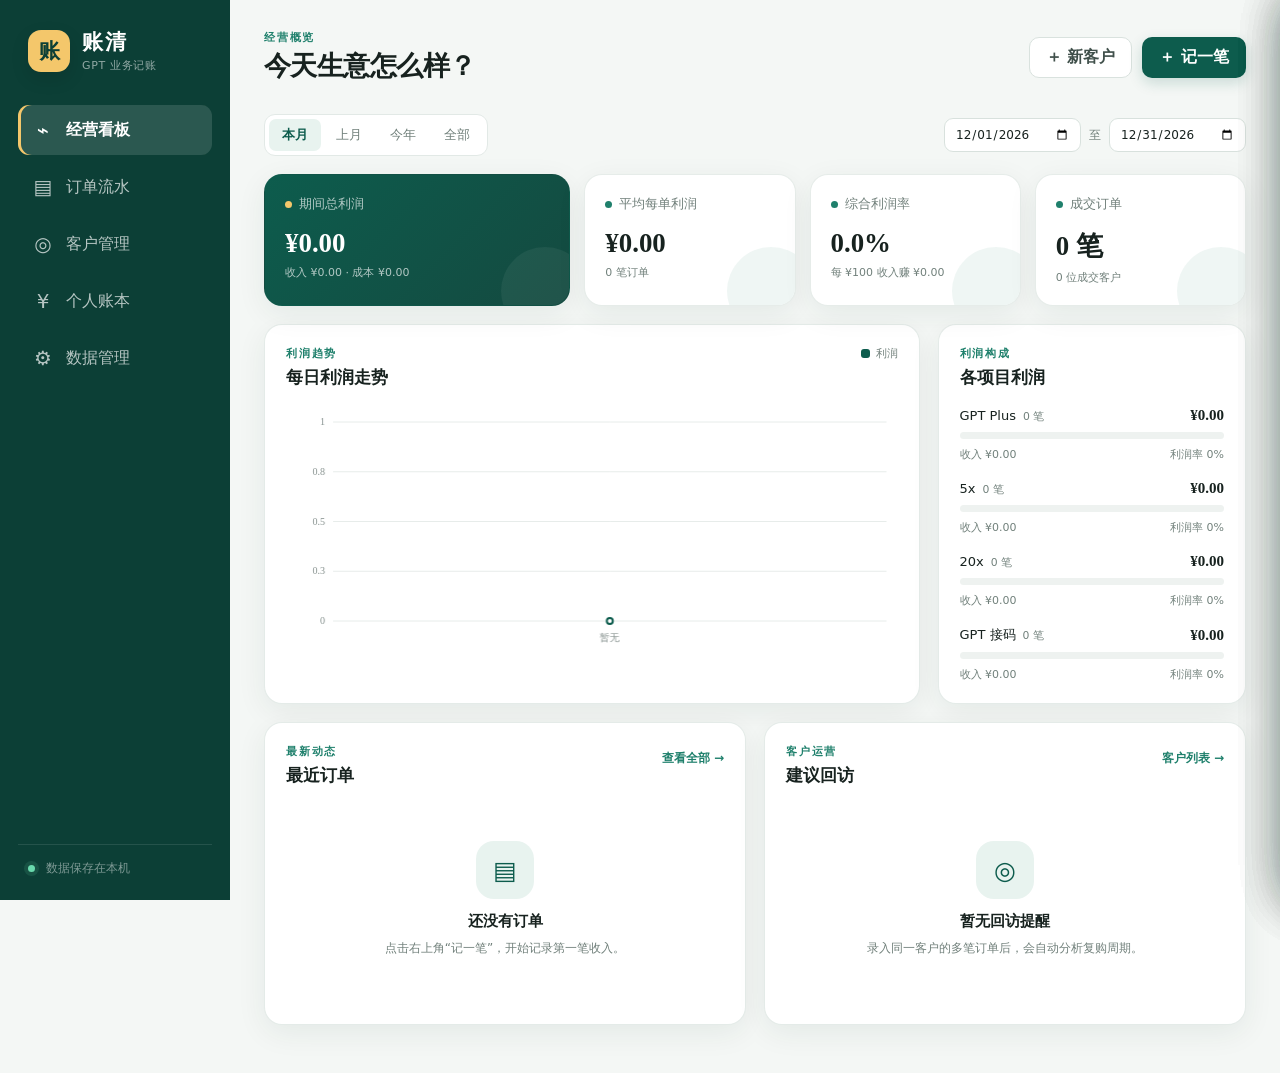
<file: index.html>
<!doctype html>
<html lang="zh-CN">
<head>
  <meta charset="UTF-8">
  <meta name="viewport" content="width=device-width, initial-scale=1.0">
  <meta name="theme-color" content="#0d5c4d">
  <meta name="description" content="GPT 业务收入、利润和客户充值习惯管理">
  <meta name="mobile-web-app-capable" content="yes">
  <meta name="apple-mobile-web-app-capable" content="yes">
  <meta name="apple-mobile-web-app-status-bar-style" content="black-translucent">
  <link rel="manifest" href="manifest.webmanifest">
  <link rel="icon" href="icons/icon.svg" type="image/svg+xml">
  <link rel="apple-touch-icon" href="icons/icon-192.png">
  <title>账清 · GPT 业务记账</title>
  <link rel="stylesheet" href="styles.css">
  <link rel="stylesheet" href="autoaccounting.css">
</head>
<body>
  <div class="app-shell">
    <aside class="sidebar">
      <div class="brand">
        <div class="brand-mark">账</div>
        <div><strong>账清</strong><span>GPT 业务记账</span></div>
      </div>
      <nav class="nav" aria-label="主导航">
        <button class="nav-item active" data-page="dashboard"><span>⌁</span>经营看板</button>
        <button class="nav-item" data-page="orders"><span>▤</span>订单流水</button>
        <button class="nav-item" data-page="customers"><span>◎</span>客户管理</button>
        <button class="nav-item" data-page="expenses"><span>¥</span>个人账本</button>
        <button class="nav-item" data-page="settings"><span>⚙</span>数据管理</button>
      </nav>
      <div class="sidebar-foot">
        <span class="status-dot"></span>
        <span id="storageStatus">数据仅保存在本机</span>
      </div>
    </aside>

    <main class="main">
      <header class="topbar">
        <button id="menuBtn" class="icon-btn menu-btn" aria-label="打开菜单">☰</button>
        <div>
          <p id="eyebrow" class="eyebrow">经营概览</p>
          <h1 id="pageTitle">今天生意怎么样？</h1>
        </div>
        <div class="top-actions">
          <button id="quickCustomerBtn" class="button ghost desktop-only">＋ 新客户</button>
          <button id="quickOrderBtn" class="button primary">＋ 记一笔</button>
        </div>
      </header>

      <section id="dashboardPage" class="page active">
        <div class="toolbar dashboard-toolbar">
          <div class="segmented" id="datePresets">
            <button data-range="month" class="active">本月</button>
            <button data-range="lastMonth">上月</button>
            <button data-range="year">今年</button>
            <button data-range="all">全部</button>
          </div>
          <div class="date-range">
            <input id="startDate" type="date" aria-label="开始日期">
            <span>至</span>
            <input id="endDate" type="date" aria-label="结束日期">
          </div>
        </div>

        <div id="summaryCards" class="summary-grid"></div>

        <div class="dashboard-grid">
          <article class="panel chart-panel">
            <div class="panel-head">
              <div><p class="eyebrow">利润趋势</p><h2>每日利润走势</h2></div>
              <div class="legend"><span><i class="profit"></i>利润</span></div>
            </div>
            <div class="chart-wrap"><canvas id="trendChart" aria-label="利润趋势图"></canvas><div id="chartTooltip" class="chart-tooltip hidden"></div></div>
          </article>

          <article class="panel">
            <div class="panel-head"><div><p class="eyebrow">利润构成</p><h2>各项目利润</h2></div></div>
            <div id="productBreakdown" class="product-breakdown"></div>
          </article>
        </div>

        <div class="dashboard-grid lower-grid">
          <article class="panel">
            <div class="panel-head">
              <div><p class="eyebrow">最新动态</p><h2>最近订单</h2></div>
              <button class="text-btn" data-goto="orders">查看全部 →</button>
            </div>
            <div id="recentOrders" class="compact-list"></div>
          </article>
          <article class="panel">
            <div class="panel-head">
              <div><p class="eyebrow">客户运营</p><h2>建议回访</h2></div>
              <button class="text-btn" data-goto="customers">客户列表 →</button>
            </div>
            <div id="followupList" class="compact-list"></div>
          </article>
        </div>
      </section>

      <section id="ordersPage" class="page">
        <div class="toolbar filter-bar">
          <label class="search-box"><span>⌕</span><input id="orderSearch" placeholder="搜索客户、备注…"></label>
          <select id="productFilter" aria-label="筛选项目">
            <option value="">全部项目</option><option>GPT Plus</option><option>5x</option><option>20x</option><option>GPT 接码</option>
          </select>
          <select id="serviceFilter" aria-label="筛选交付方式">
            <option value="">全部交付方式</option><option>成品号</option><option>代充</option><option>接码服务</option>
          </select>
          <select id="orderSort" aria-label="排序">
            <option value="date-desc">最新在前</option><option value="date-asc">最早在前</option>
            <option value="revenue-desc">收入从高到低</option><option value="profit-desc">利润从高到低</option>
          </select>
          <button id="exportCsvBtn" class="button ghost">导出 CSV</button>
        </div>
        <div id="orderResultSummary" class="result-summary"></div>
        <div class="table-card">
          <div class="table-scroll">
            <table>
              <thead><tr><th>日期</th><th>客户</th><th>业务项目</th><th>交付</th><th class="num">利润</th><th class="num">收入</th><th class="num">成本</th><th>备注</th><th></th></tr></thead>
              <tbody id="ordersTableBody"></tbody>
            </table>
          </div>
          <div id="ordersEmpty" class="empty-state hidden"></div>
        </div>
      </section>

      <section id="customersPage" class="page">
        <div class="toolbar filter-bar">
          <label class="search-box wide"><span>⌕</span><input id="customerSearch" placeholder="搜索姓名、联系方式、标签…"></label>
          <select id="customerFilter" aria-label="客户状态">
            <option value="">全部客户</option><option value="due">需要回访</option><option value="active">近期活跃</option><option value="new">暂无消费</option>
          </select>
          <button id="addCustomerBtn" class="button primary">＋ 新建客户</button>
        </div>
        <div id="customerStats" class="mini-stats"></div>
        <div id="customerGrid" class="customer-grid"></div>
        <div id="customersEmpty" class="empty-state hidden"></div>
      </section>

      <section id="expensesPage" class="page">
        <div class="toolbar dashboard-toolbar expense-toolbar">
          <div class="segmented" id="expenseDatePresets">
            <button data-range="month" class="active">本月</button>
            <button data-range="lastMonth">上月</button>
            <button data-range="year">今年</button>
            <button data-range="all">全部</button>
          </div>
          <label class="expense-month-picker"><span>选择月份</span><select id="expenseMonthFilter" aria-label="选择个人账本月份"></select></label>
          <div class="date-range">
            <input id="expenseStartDate" type="date" aria-label="支出开始日期">
            <span>至</span>
            <input id="expenseEndDate" type="date" aria-label="支出结束日期">
          </div>
          <div class="personal-ledger-actions">
            <button id="addPersonalIncomeBtn" class="button income-button">＋ 记收入</button>
            <button id="addExpenseBtn" class="button expense-button">＋ 记支出</button>
          </div>
        </div>

        <div id="expenseSummaryCards" class="summary-grid expense-summary-grid"></div>

        <article class="panel bill-import-entry">
          <div><p class="eyebrow">账单补漏</p><h2>微信、支付宝账单导入</h2><p>导入导出的 Excel / CSV，集中核对遗漏的小笔支出。</p></div>
          <button id="openBillImportBtn" class="button primary">导入支付账单</button>
        </article>

        <div class="personal-income-grid">
          <article class="panel allowance-panel">
            <div class="panel-head">
              <div><p class="eyebrow allowance-eyebrow">固定收入</p><h2>每月固定补助</h2></div>
              <span id="allowanceStatus" class="allowance-status">尚未设置</span>
            </div>
            <p class="allowance-copy">设置一次每月金额；实际到账后再确认，避免尚未收到的钱提前计入结余。</p>
            <div class="allowance-controls">
              <label class="field money-field allowance-amount-field"><span>每月补助金额</span><div><i>¥</i><input id="monthlyAllowanceAmount" type="number" min="0" step="0.01" inputmode="decimal" placeholder="0.00"></div></label>
              <button id="saveAllowanceBtn" class="button ghost">保存金额</button>
              <button id="confirmAllowanceBtn" class="button allowance-button">确认本月到账</button>
            </div>
            <small id="allowanceHint" class="allowance-hint">也可以使用“记收入”补录以前月份的补助。</small>
          </article>

          <article class="panel income-overview-panel">
            <div class="panel-head"><div><p class="eyebrow income-eyebrow">收入构成</p><h2>补助、劳务、兼职与经营收入</h2></div></div>
            <div id="personalIncomeBreakdown" class="product-breakdown income-breakdown"></div>
          </article>
        </div>

        <article class="panel income-ledger-panel">
          <div class="panel-head income-ledger-head">
            <div><p class="eyebrow income-eyebrow">实际到账</p><h2>补助、劳务与兼职明细</h2></div>
            <button id="personalIncomeCsvBtn" class="button ghost">导出到账 CSV</button>
          </div>
          <div class="income-table-wrap">
            <table>
              <thead><tr><th>到账日期</th><th>类型</th><th>归属月份</th><th class="num">金额</th><th>备注</th><th></th></tr></thead>
              <tbody id="personalIncomeTableBody"></tbody>
            </table>
          </div>
          <div id="personalIncomeEmpty" class="empty-state hidden"></div>
        </article>

        <article class="panel expense-trend-panel">
          <div class="panel-head">
            <div><p class="eyebrow expense-eyebrow">每日收支</p><h2>每日收入、支出与结余</h2></div>
            <div class="legend">
              <span><i class="personal-income"></i>收入</span>
              <span><i class="expense"></i>支出</span>
              <span><i class="balance"></i>结余</span>
            </div>
          </div>
          <div class="chart-wrap expense-chart-wrap">
            <canvas id="expenseTrendChart" aria-label="每日收入、支出与结余趋势图"></canvas>
            <div id="expenseChartTooltip" class="chart-tooltip expense-chart-tooltip hidden"></div>
          </div>
        </article>

        <div class="dashboard-grid expense-overview-grid">
          <article class="panel">
            <div class="panel-head"><div><p class="eyebrow expense-eyebrow">支出去向</p><h2>分类支出</h2></div></div>
            <div id="expenseBreakdown" class="product-breakdown expense-breakdown"></div>
          </article>
          <article class="panel">
            <div class="panel-head"><div><p class="eyebrow expense-eyebrow">消费观察</p><h2>支出小结</h2></div></div>
            <div id="expenseInsight" class="expense-insight"></div>
          </article>
        </div>

        <div id="autoAccountingInbox"></div>
        <div class="toolbar filter-bar expense-filter-bar">
          <label class="search-box wide"><span>⌕</span><input id="expenseSearch" placeholder="搜索备注、支付方式…"></label>
          <select id="expenseCategoryFilter" aria-label="筛选支出分类">
            <option value="">全部分类</option><option>餐饮</option><option>交通</option><option>购物</option><option>住房</option><option>娱乐</option><option>医疗</option><option>学习</option><option>人情往来</option><option>其他</option>
          </select>
          <button id="expenseCsvBtn" class="button ghost">导出 CSV</button>
        </div>
        <div id="expenseResultSummary" class="result-summary"></div>
        <div class="table-card">
          <div class="table-scroll">
            <table>
              <thead><tr><th>日期</th><th>分类</th><th class="num">金额</th><th>支付方式</th><th>备注</th><th></th></tr></thead>
              <tbody id="expensesTableBody"></tbody>
            </table>
          </div>
          <div id="expensesEmpty" class="empty-state hidden"></div>
        </div>

        <div id="monthlyOverview" class="personal-monthly-section">
          <div class="personal-monthly-heading">
            <p class="eyebrow">长期总览</p>
            <h2>月度收支</h2>
            <p>按月查看经营利润、个人收入、个人支出与综合结余。</p>
          </div>
        <div class="toolbar filter-bar monthly-toolbar">
          <label class="monthly-year-field"><span>查看年度</span><select id="monthlyYearFilter" aria-label="选择月度收支年份"></select></label>
          <p class="monthly-note">个人收入＝经营收入（订单利润）＋补助＋劳务＋兼职；综合结余＝个人收入－个人支出。</p>
        </div>

        <div id="monthlySummaryCards" class="summary-grid"></div>

        <article class="panel monthly-chart-panel">
          <div class="panel-head">
            <div><p class="eyebrow">按月合并</p><h2>经营、个人收支与综合结余</h2></div>
            <div class="legend">
              <span><i class="operating-profit"></i>经营利润</span>
              <span><i class="personal-income"></i>个人收入</span>
              <span><i class="expense"></i>个人支出</span>
              <span><i class="balance"></i>综合结余</span>
            </div>
          </div>
          <div class="chart-wrap monthly-chart-wrap">
            <canvas id="monthlyCashflowChart" aria-label="月度个人收支趋势图"></canvas>
            <div id="monthlyChartTooltip" class="chart-tooltip monthly-chart-tooltip hidden"></div>
          </div>
        </article>

        <article class="panel monthly-table-panel">
          <div class="panel-head"><div><p class="eyebrow">逐月核对</p><h2>月度收支明细</h2></div></div>
          <div class="monthly-table-wrap">
            <table>
              <thead><tr><th>月份</th><th class="num">经营收入</th><th class="num">个人收入</th><th class="num">补助</th><th class="num">劳务</th><th class="num">兼职</th><th class="num">个人支出</th><th class="num">综合结余</th></tr></thead>
              <tbody id="monthlyCashflowTableBody"></tbody>
            </table>
          </div>
        </article>
        </div>
      </section>

      <section id="settingsPage" class="page">
        <div class="pwa-sync-grid">
          <article class="panel cloud-panel">
            <div class="panel-head">
              <div><p class="eyebrow">多设备同步</p><h2>电脑与手机自动同步</h2></div>
              <span id="cloudStatusBadge" class="sync-badge local">仅本机</span>
            </div>
            <p class="setting-copy">使用同一邮箱登录后，订单、客户、个人收入和支出会在设备间自动合并。离线时仍可记账，联网后继续同步。</p>
            <div class="cloud-config-box">
              <label class="field"><span>Supabase 项目地址</span><input id="cloudUrl" type="url" placeholder="https://xxxxx.supabase.co"></label>
              <label class="field"><span>Publishable / anon key</span><input id="cloudKey" type="password" placeholder="只使用公开密钥，不要填写 service_role"></label>
              <button id="saveCloudConfigBtn" class="button ghost">保存云端配置</button>
            </div>
            <div id="cloudAuthForm" class="cloud-auth-form">
              <label class="field"><span>登录邮箱</span><input id="cloudEmail" type="email" autocomplete="email" placeholder="name@example.com"></label>
              <label class="field"><span>登录密码</span><input id="cloudPassword" type="password" autocomplete="current-password" minlength="6" placeholder="至少 6 位"></label>
              <div class="cloud-auth-actions"><button id="cloudSignInBtn" class="button primary">登录并同步</button><button id="cloudSignUpBtn" class="button ghost">注册账号</button></div>
            </div>
            <div id="cloudAccountPanel" class="cloud-account-panel hidden">
              <div><span>当前账号</span><strong id="cloudAccountEmail">—</strong><small id="cloudLastSync">尚未同步</small></div>
              <div><button id="cloudSyncNowBtn" class="button primary">立即同步</button><button id="cloudLogoutBtn" class="button ghost">退出登录</button></div>
            </div>
            <div id="cloudMessage" class="cloud-message">配置 Supabase 后即可启用。</div>
          </article>

          <article class="panel install-panel">
            <div class="setting-icon green">▣</div>
            <div><p class="eyebrow">安卓安装</p><h2>安装到手机桌面</h2><p>网页部署到 HTTPS 后，用安卓 Chrome 打开并安装。安装后支持离线记账。</p></div>
            <button id="installAppBtn" class="button primary">安装账清</button>
            <small id="installHint">如果按钮不可用，请在 Chrome 菜单选择“添加到主屏幕”。</small>
          </article>
        </div>
        <div id="autoAccountingSettings" class="panel auto-settings">
          <div class="panel-head"><div><p class="eyebrow">手机连接</p><h2>手机自动记账连接</h2></div></div>
          <p class="setting-copy">正在加载连接设置。若一直没有出现按钮，请更新界面；不会清除账目或登录信息。</p>
          <a class="button ghost" href="./update.html">更新界面（保留账目）</a>
        </div>
        <div class="settings-grid">
          <article class="panel settings-card">
            <div class="setting-icon green">↧</div>
            <div><h2>备份全部数据</h2><p>导出订单、客户、个人收入和支出为 JSON 文件，换设备也能恢复。</p></div>
            <button id="backupBtn" class="button primary">导出备份</button>
          </article>
          <article class="panel settings-card">
            <div class="setting-icon amber">↥</div>
            <div><h2>恢复备份</h2><p>从本软件导出的 JSON 文件恢复。导入前会自动保留当前数据。</p></div>
            <button id="restoreBtn" class="button ghost">选择备份文件</button>
            <input id="restoreInput" type="file" accept="application/json" hidden>
          </article>
          <article class="panel settings-card">
            <div class="setting-icon blue">▦</div>
            <div><h2>导出订单明细</h2><p>导出 CSV，可直接使用 Excel 打开和进一步统计。</p></div>
            <button id="settingsCsvBtn" class="button ghost">导出 CSV</button>
          </article>
          <article class="panel settings-card">
            <div class="setting-icon rose">¥</div>
            <div><h2>导出个人支出</h2><p>导出个人支出 CSV，可使用 Excel 打开和分类统计。</p></div>
            <button id="settingsExpenseCsvBtn" class="button ghost">导出支出</button>
          </article>
          <article class="panel settings-card danger-card">
            <div class="setting-icon red">⌫</div>
            <div><h2>清空全部数据</h2><p>永久删除本机所有订单、客户和个人账本。建议先导出备份。</p></div>
            <button id="clearDataBtn" class="button danger">清空数据</button>
          </article>
        </div>
        <article class="panel privacy-panel">
          <div><p class="eyebrow">数据说明</p><h2>你的数据，由你掌控</h2></div>
          <p>默认仅保存在当前浏览器。启用云同步后，账本会上传到你配置的 Supabase 项目，并通过登录账号和行级权限隔离。建议仍定期使用“备份全部数据”。</p>
        </article>
      </section>
    </main>
  </div>

  <div id="drawerBackdrop" class="backdrop hidden"></div>

  <aside id="orderDrawer" class="drawer" aria-hidden="true">
    <form id="orderForm" class="drawer-inner">
      <div class="drawer-head"><div><p class="eyebrow">订单流水</p><h2 id="orderDrawerTitle">记一笔新订单</h2></div><button type="button" class="icon-btn close-drawer">×</button></div>
      <input id="orderId" type="hidden">
      <div class="form-grid">
        <label class="field full"><span>客户 <b>*</b></span><div class="customer-input-row"><input id="orderCustomer" list="customerOptions" placeholder="输入客户姓名" required><button id="inlineAddCustomer" type="button" class="mini-button">新建</button></div><datalist id="customerOptions"></datalist></label>
        <label class="field full"><span>客户来源（可在此修改）</span><select id="orderCustomerSource"><option value="">未记录</option><option>老客介绍</option><option>朋友圈</option><option>小红书</option><option>闲鱼</option><option>淘宝</option><option>其他</option></select></label>
        <label class="field"><span>业务项目 <b>*</b></span><select id="orderProduct" required><option>GPT Plus</option><option>5x</option><option>20x</option><option>GPT 接码</option></select></label>
        <label class="field"><span>交付方式 <b>*</b></span><select id="orderService" required><option>代充</option><option>成品号</option><option>接码服务</option></select></label>
        <label class="field full"><span>下单时间 <b>*</b></span><input id="orderDate" type="datetime-local" required></label>
        <label class="field money-field"><span>收款金额 <b>*</b></span><div><i>¥</i><input id="orderRevenue" type="number" min="0" step="0.01" inputmode="decimal" placeholder="0.00" required></div></label>
        <label class="field money-field"><span>实际成本 <b>*</b></span><div><i>¥</i><input id="orderCost" type="number" min="0" step="0.01" inputmode="decimal" placeholder="0.00" required></div></label>
      </div>
      <div class="profit-preview"><span>本单预计利润</span><strong id="profitPreview">¥0.00</strong><small id="marginPreview">利润率 0%</small></div>
      <label class="field"><span>订单备注</span><textarea id="orderNote" rows="3" placeholder="账号、套餐时长、接码平台、付款方式等…"></textarea></label>
      <div class="drawer-actions"><button type="button" class="button ghost close-drawer">取消</button><button type="submit" class="button primary">保存订单</button></div>
    </form>
  </aside>

  <aside id="customerDrawer" class="drawer" aria-hidden="true">
    <form id="customerForm" class="drawer-inner">
      <div class="drawer-head"><div><p class="eyebrow">客户资料</p><h2 id="customerDrawerTitle">新建客户</h2></div><button type="button" class="icon-btn close-drawer">×</button></div>
      <input id="customerId" type="hidden">
      <div class="form-grid">
        <label class="field full"><span>客户称呼 <b>*</b></span><input id="customerName" placeholder="例如：小王" required></label>
        <label class="field full"><span>联系方式</span><input id="customerContact" placeholder="微信号、手机号等"></label>
        <label class="field"><span>客户来源</span><select id="customerSource"><option value="">未记录</option><option>老客介绍</option><option>朋友圈</option><option>小红书</option><option>闲鱼</option><option>淘宝</option><option>其他</option></select></label>
        <label class="field"><span>回访周期</span><select id="customerCycle"><option value="auto">自动分析</option><option value="7">每 7 天</option><option value="15">每 15 天</option><option value="30">每 30 天</option><option value="60">每 60 天</option><option value="90">每 90 天</option><option value="none">不提醒</option></select></label>
        <label class="field full"><span>客户标签</span><input id="customerTags" placeholder="用逗号分隔，例如：稳定、月付、价格敏感"></label>
        <label class="field full"><span>客户备注</span><textarea id="customerNote" rows="4" placeholder="偏好、沟通注意事项、特殊需求等…"></textarea></label>
      </div>
      <div class="drawer-actions"><button type="button" class="button ghost close-drawer">取消</button><button type="submit" class="button primary">保存客户</button></div>
    </form>
  </aside>

  <aside id="expenseDrawer" class="drawer" aria-hidden="true">
    <form id="expenseForm" class="drawer-inner">
      <div class="drawer-head"><div><p class="eyebrow expense-eyebrow">个人账本</p><h2 id="expenseDrawerTitle">记一笔个人支出</h2></div><button type="button" class="icon-btn close-drawer">×</button></div>
      <input id="expenseId" type="hidden">
      <div class="form-grid">
        <label class="field money-field full"><span>支出金额 <b>*</b></span><div><i>¥</i><input id="expenseAmount" type="number" min="0.01" step="0.01" inputmode="decimal" placeholder="0.00" required></div></label>
        <label class="field"><span>支出分类 <b>*</b></span><select id="expenseCategory" required><option>餐饮</option><option>交通</option><option>购物</option><option>住房</option><option>娱乐</option><option>医疗</option><option>学习</option><option>人情往来</option><option>其他</option></select></label>
        <label class="field"><span>支付方式</span><select id="expensePayment"><option value="">未记录</option><option>微信</option><option>支付宝</option><option>银行卡</option><option>现金</option><option>信用卡</option><option>其他</option></select></label>
        <label class="field full"><span>支出时间 <b>*</b></span><input id="expenseDate" type="datetime-local" required></label>
        <label class="field full"><span>支出备注</span><textarea id="expenseNote" rows="4" placeholder="例如：午餐、打车、房租等…"></textarea></label>
      </div>
      <div class="expense-separation-note">个人支出使用独立账本，不会扣减 GPT 业务利润。</div>
      <div class="drawer-actions"><button type="button" class="button ghost close-drawer">取消</button><button type="submit" class="button expense-button">保存支出</button></div>
    </form>
  </aside>

  <aside id="personalIncomeDrawer" class="drawer" aria-hidden="true">
    <form id="personalIncomeForm" class="drawer-inner">
      <div class="drawer-head"><div><p class="eyebrow income-eyebrow">个人账本</p><h2 id="personalIncomeDrawerTitle">记一笔个人收入</h2></div><button type="button" class="icon-btn close-drawer">×</button></div>
      <input id="personalIncomeId" type="hidden">
      <div class="form-grid">
        <label class="field money-field full"><span>到账金额 <b>*</b></span><div><i>¥</i><input id="personalIncomeAmount" type="number" min="0.01" step="0.01" inputmode="decimal" placeholder="0.00" required></div></label>
        <label class="field"><span>收入类型 <b>*</b></span><select id="personalIncomeType" required><option>补助</option><option>劳务</option><option>兼职</option></select></label>
        <label class="field"><span>实际到账时间 <b>*</b></span><input id="personalIncomeDate" type="datetime-local" required></label>
        <label class="field"><span>归属开始月份 <b>*</b></span><input id="personalIncomePeriodStart" type="month" required></label>
        <label class="field"><span>归属结束月份 <b>*</b></span><input id="personalIncomePeriodEnd" type="month" required></label>
        <label class="field full"><span>收入备注</span><textarea id="personalIncomeNote" rows="4" placeholder="例如：7 月补助、4—6 月劳务费、周末兼职等…"></textarea></label>
      </div>
      <div id="personalIncomeHelp" class="income-help-note">补助通常归属一个月；劳务和兼职可以标注归属月份。</div>
      <div class="expense-separation-note">经营收入会自动采用订单利润，无需重复录入；这里仅记录补助、劳务和兼职的实际到账。</div>
      <div class="drawer-actions"><button type="button" class="button ghost close-drawer">取消</button><button type="submit" class="button income-button">保存收入</button></div>
    </form>
  </aside>

  <aside id="billImportDrawer" class="drawer wide-drawer" aria-hidden="true">
    <div class="drawer-inner">
      <div class="drawer-head"><div><p class="eyebrow">个人账本 · 批量补漏</p><h2>导入支付账单</h2></div><button type="button" class="icon-btn close-drawer" aria-label="关闭账单导入">×</button></div>
      <p class="bill-import-copy">文件在当前设备解析。点击确认后才新增支出，新增记录会随你已配置的云同步保存。</p>
      <details class="bill-import-help"><summary>怎么准备账单文件？</summary><p>到微信或支付宝的账单页面，寻找“下载账单”或“开具交易流水证明”，选择“用于个人对账”，导出 Excel / CSV 文件。若收到压缩包，请先解压。不同版本的入口可能不同。</p><p>导出时的身份验证只在微信、支付宝中完成，账清不索取支付密码。这里不接受 PDF 证明或未解压的 ZIP。</p></details>
      <label class="field bill-import-file"><span>选择账单（可同时选择两份）</span><input id="billImportFiles" type="file" accept=".csv,.xlsx,.xls" multiple></label>
      <label class="field bill-import-month"><span>仅查看这个月（留空查看文件内全部月份）</span><input id="billImportMonth" type="month"></label>
      <div id="billImportMessage" class="bill-import-copy" role="status">支持常见微信、支付宝个人对账表头；首次导入请核对金额与日期。</div>
      <div class="bill-import-actions"><button id="billSelectSafe" type="button" class="button ghost">勾选明确消费</button><button id="billSelectNone" type="button" class="button ghost">取消勾选</button></div>
      <p class="bill-import-copy">转账、红包、业务采购等默认不勾选；退款请核对并调整原支出，不按新支出导入。手机上可左右滑动表格查看金额和分类。</p>
      <div class="bill-preview-wrap"><table><thead><tr><th>导入</th><th>日期 / 渠道</th><th>交易说明</th><th class="num">金额</th><th>分类</th><th>检查结果</th></tr></thead><tbody id="billImportRows"></tbody></table></div>
      <div class="bill-import-actions"><button id="billPagePrev" type="button" class="button ghost">上一页</button><span id="billPageInfo" class="bill-import-copy"></span><button id="billPageNext" type="button" class="button ghost">下一页</button></div>
      <div class="drawer-actions bill-import-footer"><strong id="billImportTotal">已选 0 笔</strong><button type="button" class="button ghost close-drawer">取消</button><button id="billImportConfirm" type="button" class="button primary" disabled>确认新增支出</button></div>
    </div>
  </aside>

  <aside id="profileDrawer" class="drawer wide-drawer" aria-hidden="true">
    <div class="drawer-inner">
      <div class="drawer-head"><div><p class="eyebrow">客户画像</p><h2 id="profileName">客户详情</h2></div><button type="button" class="icon-btn close-drawer">×</button></div>
      <div id="profileContent"></div>
    </div>
  </aside>

  <div id="confirmModal" class="modal hidden" role="dialog" aria-modal="true">
    <div class="modal-card">
      <div class="modal-icon">!</div><h2 id="confirmTitle">确认操作</h2><p id="confirmMessage"></p>
      <div class="modal-actions"><button id="confirmCancel" class="button ghost">取消</button><button id="confirmOk" class="button danger">确认</button></div>
    </div>
  </div>

  <div id="toast" class="toast" role="status"></div>
  <script src="cloud-config.js" defer></script>
  <script src="app.js" defer></script>
  <script src="autoaccounting.js" defer></script>
  <script src="cloud.js" defer></script>
  <script src="bill-parser.js" defer></script>
  <script src="bill-import.js" defer></script>
</body>
</html>
</file>
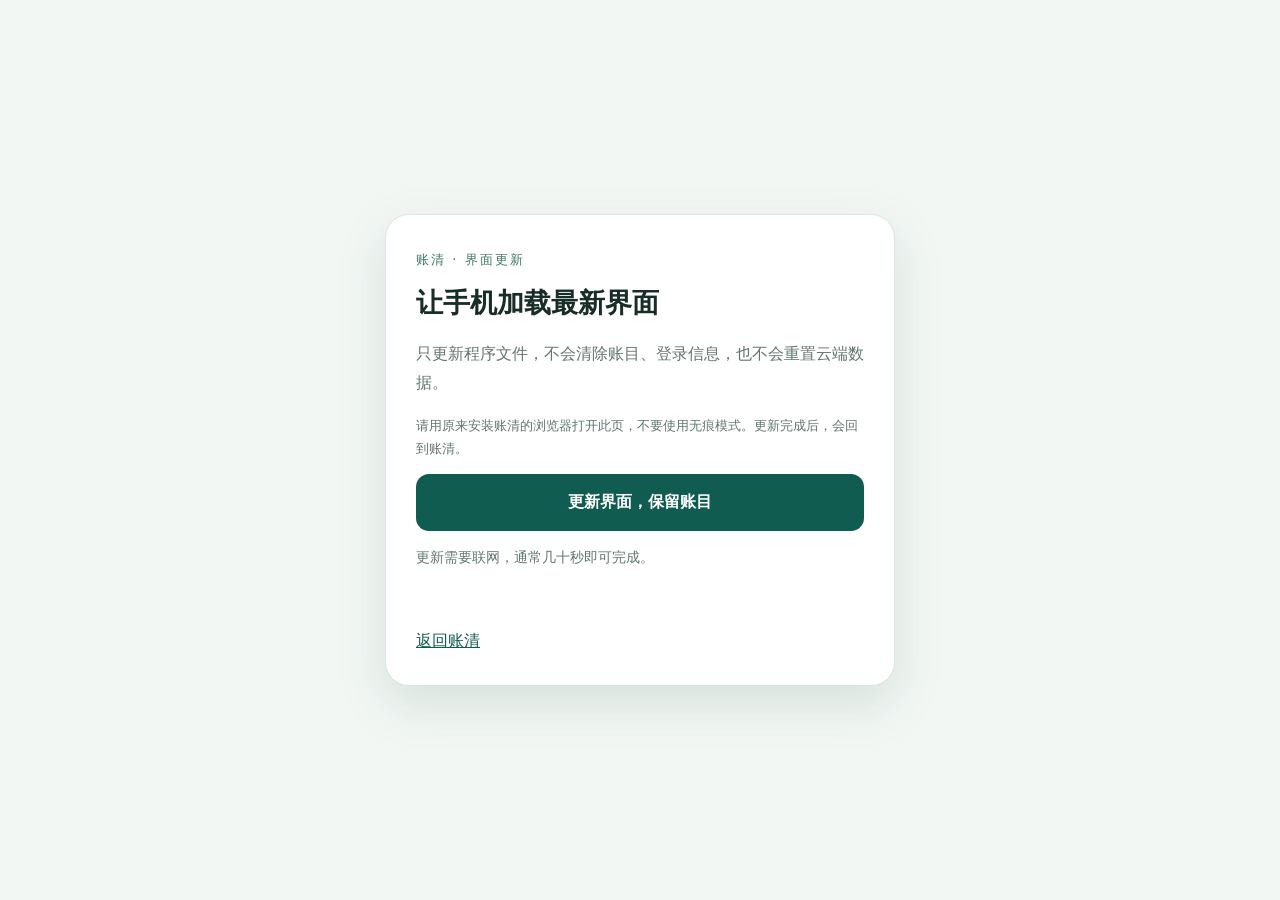
<file: update.html>
<!doctype html>
<html lang="zh-CN">
<head>
  <meta charset="utf-8">
  <meta name="viewport" content="width=device-width,initial-scale=1">
  <meta name="theme-color" content="#115c50">
  <title>更新账清 · 保留账目</title>
  <style>
    *{box-sizing:border-box}body{margin:0;background:#f2f7f4;color:#182d27;font:16px/1.8 system-ui,-apple-system,"Microsoft YaHei",sans-serif;min-height:100vh;display:grid;place-items:center;padding:22px}main{max-width:510px;background:white;border:1px solid #dce6df;border-radius:24px;padding:30px;box-shadow:0 18px 50px #174b3620}small{color:#427869;letter-spacing:2px}h1{font-size:27px;line-height:1.3;margin:12px 0 20px}p{color:#61766d}button,a{font:inherit}button{border:0;background:#115c50;color:white;border-radius:13px;padding:14px 20px;width:100%;font-weight:700;cursor:pointer}button:disabled{opacity:.6;cursor:wait}a{color:#115c50;display:inline-block;margin-top:12px}#status{min-height:56px;font-size:14px}.note{font-size:13px}button:focus-visible,a:focus-visible{outline:3px solid #ddb541;outline-offset:3px}
  </style>
</head>
<body>
  <main>
    <small>账清 · 界面更新</small>
    <h1>让手机加载最新界面</h1>
    <p>只更新程序文件，不会清除账目、登录信息，也不会重置云端数据。</p>
    <p class="note">请用原来安装账清的浏览器打开此页，不要使用无痕模式。更新完成后，会回到账清。</p>
    <button id="update" type="button">更新界面，保留账目</button>
    <p id="status" role="status" aria-live="polite">更新需要联网，通常几十秒即可完成。</p>
    <a href="./?page=settings#autoAccountingSettings">返回账清</a>
  </main>
  <script>
    "use strict";
    const button = document.getElementById("update");
    const status = document.getElementById("status");
    function workerVersion(worker) {
      return new Promise(resolve => {
        if (!worker) return resolve(0);
        const channel = new MessageChannel();
        const finish = value => { clearTimeout(timer); channel.port1.close(); resolve(value); };
        const timer = setTimeout(() => finish(0), 900);
        channel.port1.onmessage = event => finish(Number(/zhangqing-pwa-v(\d+)/.exec(event.data?.cacheName || "")?.[1] || 0));
        try { worker.postMessage({ type: "ZHANGQING_VERSION" }, [channel.port2]); } catch (_) { finish(0); }
      });
    }
    button.addEventListener("click", async () => {
      button.disabled = true;
      status.textContent = "正在检查并下载新版界面，请保持网络连接…";
      try {
        if (!window.isSecureContext || !("serviceWorker" in navigator)) throw new Error("请在原来安装账清的浏览器里，用 HTTPS 地址打开此页。");
        if (!navigator.onLine) throw new Error("当前没有网络，请联网后再试。原账目没有改动。");
        const registration = await navigator.serviceWorker.register("./sw.js", { updateViaCache: "none" });
        await registration.update();
        const deadline = Date.now() + 45000;
        while (Date.now() < deadline) {
          const version = await workerVersion(navigator.serviceWorker.controller);
          if (version >= 22) {
            const page = new URLSearchParams(location.search).get("page") === "expenses" ? "expenses" : "settings";
            status.textContent = "新版已准备好，正在打开账清…";
            location.replace("./?page=" + page + "&ui=" + version + (page === "settings" ? "#autoAccountingSettings" : ""));
            return;
          }
          await new Promise(resolve => setTimeout(resolve, 500));
        }
        throw new Error("新版还未下载完成。请保持联网，再点一次更新；原账目和登录信息都保留。");
      } catch (error) {
        status.textContent = error.message || "暂时未能更新，请检查网络后重试。";
        button.disabled = false;
      }
    });
    if (new URLSearchParams(location.search).get("auto") === "1") button.click();
  </script>
</body>
</html>
</file>
<file: styles.css>
:root {
  --ink: #17221f;
  --muted: #71807b;
  --line: #e2e9e6;
  --bg: #f4f7f5;
  --card: #ffffff;
  --green: #0d5c4d;
  --green-2: #1f806c;
  --green-soft: #e8f3ef;
  --amber: #de9b2a;
  --amber-soft: #fff4de;
  --blue: #3778ad;
  --red: #c64f45;
  --shadow: 0 8px 30px rgba(20, 57, 48, .07);
  --radius: 18px;
}

* { box-sizing: border-box; }
html { font-size: 16px; }
body { margin: 0; color: var(--ink); background: var(--bg); font-family: "Microsoft YaHei", "PingFang SC", system-ui, -apple-system, sans-serif; -webkit-font-smoothing: antialiased; }
button, input, select, textarea { font: inherit; }
button { cursor: pointer; }
.hidden { display: none !important; }

.app-shell { min-height: 100vh; display: grid; grid-template-columns: 230px 1fr; }
.sidebar { position: sticky; top: 0; height: 100vh; padding: 28px 18px 20px; background: #0c3f36; color: #fff; display: flex; flex-direction: column; z-index: 20; }
.brand { display: flex; align-items: center; gap: 12px; padding: 0 10px 32px; }
.brand-mark { width: 42px; height: 42px; display: grid; place-items: center; color: #0c3f36; background: #f4c76b; border-radius: 13px; font-size: 21px; font-weight: 900; box-shadow: 0 7px 18px rgba(0,0,0,.12); }
.brand strong { display: block; font-size: 21px; letter-spacing: .08em; }
.brand span { display: block; margin-top: 2px; color: rgba(255,255,255,.55); font-size: 11px; letter-spacing: .06em; }
.nav { display: grid; gap: 7px; }
.nav-item { width: 100%; padding: 13px 14px; display: flex; align-items: center; gap: 12px; border: 0; border-radius: 11px; color: rgba(255,255,255,.7); background: transparent; text-align: left; transition: .2s; }
.nav-item span { width: 22px; font-size: 20px; text-align: center; }
.nav-item:hover { color: #fff; background: rgba(255,255,255,.07); }
.nav-item.active { color: #fff; background: rgba(255,255,255,.13); font-weight: 700; box-shadow: inset 3px 0 #f4c76b; }
.sidebar-foot { margin-top: auto; padding: 15px 10px 3px; color: rgba(255,255,255,.47); border-top: 1px solid rgba(255,255,255,.1); font-size: 12px; }
.status-dot { display: inline-block; width: 7px; height: 7px; margin-right: 7px; background: #69d9ad; border-radius: 50%; box-shadow: 0 0 0 4px rgba(105,217,173,.12); }

.main { min-width: 0; padding: 0 34px 48px; }
.topbar { min-height: 114px; display: flex; align-items: center; gap: 18px; }
.topbar h1 { margin: 3px 0 0; font-family: Georgia, "Songti SC", serif; font-size: 27px; font-weight: 700; letter-spacing: -.02em; }
.eyebrow { margin: 0; color: var(--green-2); font-size: 11px; font-weight: 800; letter-spacing: .16em; text-transform: uppercase; }
.top-actions { margin-left: auto; display: flex; gap: 10px; }
.button { min-height: 40px; padding: 9px 16px; border: 1px solid transparent; border-radius: 10px; font-weight: 700; transition: .18s; }
.button:hover { transform: translateY(-1px); }
.button.primary { color: #fff; background: var(--green); box-shadow: 0 5px 14px rgba(13,92,77,.18); }
.button.primary:hover { background: #084b3f; }
.button.ghost { color: #40504b; background: #fff; border-color: #d9e2de; }
.button.danger { color: #fff; background: var(--red); }
.button.expense-button, .expense-button { color: #fff; border-color: #9b574d; background: #9b574d; box-shadow: 0 5px 14px rgba(155,87,77,.18); }
.button.expense-button:hover, .expense-button:hover { background: #82463e; }
.button.income-button, .income-button { color: #fff; border-color: #347862; background: #347862; box-shadow: 0 5px 14px rgba(52,120,98,.18); }
.button.income-button:hover, .income-button:hover { background: #28634f; }
.button:disabled { cursor: default; opacity: .55; transform: none; box-shadow: none; }
.icon-btn { width: 39px; height: 39px; padding: 0; border: 1px solid var(--line); border-radius: 10px; color: var(--muted); background: #fff; font-size: 24px; }
.menu-btn { display: none; }

.page { display: none; animation: rise .26s ease both; }
.page.active { display: block; }
@keyframes rise { from { opacity: 0; transform: translateY(5px); } }
.toolbar { margin-bottom: 18px; display: flex; align-items: center; gap: 10px; }
.dashboard-toolbar { justify-content: space-between; }
.segmented { padding: 4px; display: flex; gap: 2px; border: 1px solid var(--line); border-radius: 11px; background: #fff; }
.segmented button { padding: 7px 13px; border: 0; border-radius: 7px; color: var(--muted); background: transparent; font-size: 13px; }
.segmented button.active { color: var(--green); background: var(--green-soft); font-weight: 700; }
.date-range { display: flex; align-items: center; gap: 8px; color: var(--muted); font-size: 12px; }
input, select, textarea { color: var(--ink); border: 1px solid #d8e1dd; border-radius: 9px; background: #fff; outline: none; transition: border .18s, box-shadow .18s; }
input:focus, select:focus, textarea:focus { border-color: #3f8d7c; box-shadow: 0 0 0 3px rgba(31,128,108,.1); }
.date-range input { padding: 8px 10px; }

.summary-grid { margin-bottom: 18px; display: grid; grid-template-columns: minmax(240px, 1.45fr) repeat(3, minmax(0, 1fr)); gap: 14px; }
.summary-card { min-height: 132px; padding: 20px; position: relative; overflow: hidden; border: 1px solid rgba(226,233,230,.85); border-radius: var(--radius); background: #fff; box-shadow: var(--shadow); }
.summary-card:after { content: ""; position: absolute; right: -20px; bottom: -30px; width: 88px; height: 88px; border-radius: 50%; background: var(--green-soft); opacity: .7; }
.summary-card .label { display: flex; align-items: center; gap: 7px; color: var(--muted); font-size: 13px; }
.summary-card .label i { width: 7px; height: 7px; border-radius: 50%; background: var(--green-2); }
.summary-card strong { display: block; margin-top: 15px; font-family: Georgia, serif; font-size: clamp(23px, 2.1vw, 31px); white-space: nowrap; }
.summary-card small { display: block; margin-top: 6px; color: var(--muted); font-size: 11px; }
.summary-card.profit-card { color: #fff; border-color: transparent; background: linear-gradient(135deg, #0d5c4d, #144a40); }
.summary-card.profit-card .label, .summary-card.profit-card small { color: rgba(255,255,255,.68); }
.summary-card.profit-card .label i { background: #f4c76b; }
.summary-card.profit-card:after { background: rgba(255,255,255,.08); }
.summary-card.profit-card.loss-card { background: linear-gradient(135deg, #a43f37, #71332e); }
.summary-card.expense-main-card { color: #fff; border-color: transparent; background: linear-gradient(135deg, #9b574d, #713d37); }
.summary-card.expense-main-card .label, .summary-card.expense-main-card small { color: rgba(255,255,255,.7); }
.summary-card.expense-main-card .label i { background: #f7cf91; }
.summary-card.expense-main-card:after { background: rgba(255,255,255,.08); }
.summary-card.balance-card { color: #fff; border-color: transparent; background: linear-gradient(135deg, #347862, #245345); }
.summary-card.balance-card .label, .summary-card.balance-card small { color: rgba(255,255,255,.7); }
.summary-card.balance-card .label i { background: #f4c76b; }
.summary-card.balance-card:after { background: rgba(255,255,255,.08); }
.summary-card.balance-card.loss-card { background: linear-gradient(135deg, #9b574d, #713d37); }
.summary-card.income-summary-card .label i { background: #347862; }
.summary-card.expense-summary-card .label i { background: #b66a5e; }
.summary-card.allowance-summary-card .label i { background: #de9b2a; }
.summary-card.business-summary-card .label i { background: #6b6faf; }

.dashboard-grid { display: grid; grid-template-columns: minmax(0, 1.7fr) minmax(300px, .8fr); gap: 18px; }
.lower-grid { margin-top: 18px; grid-template-columns: 1fr 1fr; }
.panel, .table-card { border: 1px solid rgba(226,233,230,.9); border-radius: var(--radius); background: #fff; box-shadow: var(--shadow); }
.panel { padding: 21px; }
.panel-head { min-height: 44px; display: flex; align-items: flex-start; justify-content: space-between; gap: 15px; }
.panel-head h2, .settings-card h2, .privacy-panel h2 { margin: 5px 0 0; font-size: 17px; }
.legend { display: flex; gap: 13px; color: var(--muted); font-size: 11px; }
.legend span { display: flex; align-items: center; gap: 6px; }
.legend i { width: 9px; height: 9px; border-radius: 3px; }
.legend .revenue { background: #a9b7b2; }
.legend .profit { background: var(--green); }
.legend .expense { background: #b66a5e; }
.legend .operating-profit { background: #6b6faf; }
.legend .personal-income { background: #347862; }
.legend .balance { background: #de9b2a; }
.chart-wrap { height: 244px; margin-top: 15px; position: relative; }
#trendChart, #expenseTrendChart, #monthlyCashflowChart { width: 100%; height: 100%; }
.chart-tooltip { position: absolute; z-index: 3; min-width: 132px; padding: 10px 12px; color: #fff; background: rgba(18, 53, 44, .96); border-radius: 10px; box-shadow: 0 8px 24px rgba(8, 43, 35, .2); pointer-events: none; transform: translateX(-50%); }
.chart-tooltip strong { display: block; margin-bottom: 6px; color: #f4c76b; font-size: 11px; }
.chart-tooltip span { display: flex; align-items: center; justify-content: space-between; gap: 15px; font-size: 11px; line-height: 1.7; }
.chart-tooltip b { color: #fff; font-family: Georgia, serif; font-size: 12px; }
.product-breakdown { margin-top: 17px; display: grid; gap: 18px; }
.product-row { display: grid; gap: 8px; }
.product-meta { display: flex; align-items: center; justify-content: space-between; font-size: 13px; }
.product-meta strong { font-family: Georgia, serif; font-size: 15px; }
.product-meta small { margin-left: 7px; color: var(--muted); }
.progress { height: 7px; overflow: hidden; border-radius: 10px; background: #eef2f0; }
.progress i { height: 100%; display: block; border-radius: inherit; background: var(--green-2); }
.product-row:nth-child(2) .progress i { background: #e2a53c; }
.product-row:nth-child(3) .progress i { background: #4d7fa7; }
.product-row:nth-child(4) .progress i { background: #6b6faf; }
.product-row.loss .progress i { background: var(--red); }
.product-row.loss .product-meta strong { color: var(--red); }
.product-sub { display: flex; justify-content: space-between; color: var(--muted); font-size: 11px; }
.expense-toolbar { margin-bottom: 18px; }
.bill-import-entry { margin-bottom: 18px; display: flex; align-items: center; justify-content: space-between; gap: 16px; }
.bill-import-entry h2 { margin: 5px 0 8px; font-size: 17px; }
.bill-import-entry p:last-child, .bill-import-copy { color: var(--muted); font-size: 12px; line-height: 1.7; }
.bill-import-copy.error { color: var(--red); }
.bill-import-help { padding: 12px; margin-bottom: 16px; background: var(--green-soft); border-radius: 10px; font-size: 12px; line-height: 1.7; }
.bill-import-help summary { cursor: pointer; font-weight: 700; }
.bill-import-file { margin-bottom: 14px; }
.bill-import-file input { width: 100%; padding: 10px; }
.bill-import-actions { display: flex; gap: 8px; margin-top: 15px; }
.bill-preview-wrap { overflow: auto; max-height: 52vh; border: 1px solid var(--line); border-radius: 10px; }
.bill-preview-wrap th { position: sticky; top: 0; z-index: 1; }
.bill-preview-wrap td { font-size: 12px; padding: 12px 10px; }
.bill-preview-wrap .bill-description { min-width: 140px; max-width: 240px; white-space: normal; overflow-wrap: anywhere; }
.bill-preview-wrap .bill-reason { min-width: 140px; max-width: 220px; white-space: normal; color: var(--muted); }
.bill-preview-wrap small { display: block; margin-top: 4px; color: var(--muted); font-size: 10px; }
.bill-preview-wrap input[type=checkbox] { width: 21px; height: 21px; accent-color: var(--green); }
.bill-preview-wrap select { padding: 8px; }
.bill-preview-wrap tr.bill-disabled { background: #f7f8f7; }
.bill-import-footer { flex-wrap: wrap; align-items: center; }
.bill-import-footer strong { margin-right: auto; font-size: 12px; }
@media (max-width: 570px) { .bill-import-entry { flex-direction: column; align-items: stretch; } .bill-import-footer strong { width: 100%; } }
.expense-toolbar .date-range { margin-left: auto; }
.expense-month-picker { display: flex; align-items: center; gap: 8px; color: var(--muted); font-size: 11px; font-weight: 700; }
.expense-month-picker select { min-height: 42px; padding: 0 32px 0 11px; color: var(--ink); }
.personal-ledger-actions { display: flex; gap: 8px; }
.expense-eyebrow { color: #9b574d; }
.income-eyebrow { color: #347862; }
.allowance-eyebrow { color: #a86c0d; }
.personal-income-grid { margin-bottom: 18px; display: grid; grid-template-columns: minmax(0, 1.35fr) minmax(280px, .65fr); gap: 18px; }
.allowance-panel { border-color: #eadfca; background: linear-gradient(145deg, #fff, #fffbf3); }
.allowance-status { padding: 5px 9px; color: #8a6222; background: var(--amber-soft); border-radius: 20px; font-size: 9px; font-weight: 800; }
.allowance-status.received { color: var(--green); background: var(--green-soft); }
.allowance-copy { margin: 10px 0 16px; color: var(--muted); font-size: 11px; line-height: 1.7; }
.allowance-controls { display: grid; grid-template-columns: minmax(160px, 1fr) auto auto; align-items: end; gap: 9px; }
.allowance-controls .button { white-space: nowrap; }
.allowance-button { color: #fff; border-color: #c48822; background: #c48822; box-shadow: 0 5px 14px rgba(196,136,34,.18); }
.allowance-button:hover { background: #a86c0d; }
.allowance-hint { display: block; margin-top: 10px; color: var(--muted); font-size: 9px; line-height: 1.6; }
.income-overview-panel { min-width: 0; }
.income-breakdown .progress i { background: #347862 !important; }
.income-breakdown .product-row:nth-child(2) .progress i { background: #de9b2a !important; }
.income-breakdown .product-row:nth-child(3) .progress i { background: #4d7fa7 !important; }
.income-breakdown .product-row:nth-child(4) .progress i { background: #6b6faf !important; }
.income-ledger-panel { margin-bottom: 18px; padding-bottom: 0; overflow: hidden; }
.income-ledger-head { margin-bottom: 8px; }
.income-table-wrap { margin: 0 -21px; overflow-x: auto; border-top: 1px solid var(--line); }
.income-table-wrap th:first-child, .income-table-wrap td:first-child { padding-left: 21px; }
.income-table-wrap th:last-child, .income-table-wrap td:last-child { padding-right: 21px; }
.income-amount { color: #347862; font-weight: 800; }
.pill.income-type { color: #28634f; background: #e8f3ef; }
.pill.income-type.labor { color: #8a6222; background: var(--amber-soft); }
.pill.income-type.part-time { color: #5f568e; background: #efedf8; }
.income-help-note { margin-top: 20px; padding: 13px 14px; color: #3f6759; border: 1px solid #cfe1da; border-radius: 11px; background: #f3f9f6; font-size: 11px; line-height: 1.6; }
.personal-monthly-section { margin-top: 30px; padding-top: 28px; border-top: 1px solid var(--line); }
.personal-monthly-heading { margin-bottom: 14px; }
.personal-monthly-heading h2 { margin: 5px 0 6px; font-size: 21px; }
.personal-monthly-heading > p:last-child { margin: 0; color: var(--muted); font-size: 11px; line-height: 1.6; }
.monthly-toolbar { padding: 14px 16px; border: 1px solid var(--line); border-radius: 13px; background: #fff; }
.monthly-year-field { display: flex; align-items: center; gap: 9px; color: var(--muted); font-size: 11px; font-weight: 700; }
.monthly-year-field select { min-width: 116px; padding: 9px 32px 9px 11px; }
.monthly-note { flex: 1; margin: 0; color: var(--muted); font-size: 11px; line-height: 1.6; }
.monthly-chart-panel { margin-bottom: 18px; }
.monthly-chart-wrap { height: 300px; }
.monthly-chart-tooltip { background: rgba(30, 65, 55, .97); }
.monthly-table-panel { padding-bottom: 0; overflow: hidden; }
.monthly-table-wrap { margin: 14px -21px 0; overflow-x: auto; border-top: 1px solid var(--line); }
.monthly-table-wrap th:first-child, .monthly-table-wrap td:first-child { padding-left: 21px; }
.monthly-table-wrap th:last-child, .monthly-table-wrap td:last-child { padding-right: 21px; }
.business-profit-amount { color: #6b6faf; font-weight: 800; }
.expense-trend-panel { margin-bottom: 18px; }
.expense-chart-tooltip { min-width: 180px; background: rgba(30, 65, 55, .97); box-shadow: 0 8px 24px rgba(30, 65, 55, .2); }
.expense-chart-tooltip strong { color: #f4c76b; }
.expense-overview-grid { margin-bottom: 18px; grid-template-columns: minmax(0, 1.35fr) minmax(280px, .65fr); }
.expense-breakdown .progress i { background: #b66a5e !important; }
.expense-breakdown .product-row:nth-child(2) .progress i { background: #d48c61 !important; }
.expense-breakdown .product-row:nth-child(3) .progress i { background: #d6aa64 !important; }
.expense-insight { margin-top: 15px; display: grid; gap: 10px; }
.expense-insight-item { padding: 13px 14px; display: flex; align-items: center; justify-content: space-between; gap: 15px; border-radius: 11px; background: #faf6f4; }
.expense-insight-item span { color: var(--muted); font-size: 11px; }
.expense-insight-item strong { color: #78463e; font-size: 12px; text-align: right; }
.expense-filter-bar { margin-top: 0; }
.expense-amount { color: #9b574d; font-weight: 800; }
.setting-icon.rose { color: #9b574d; background: #f7ece9; }
.expense-separation-note { margin-top: 20px; padding: 13px 14px; color: #785850; border: 1px solid #ead7d2; border-radius: 11px; background: #fcf7f5; font-size: 11px; line-height: 1.6; }
.text-btn { padding: 6px 0; border: 0; color: var(--green-2); background: transparent; font-size: 12px; font-weight: 700; }
.compact-list { margin-top: 8px; }
.compact-item { padding: 13px 0; display: grid; grid-template-columns: auto 1fr auto; align-items: center; gap: 11px; border-bottom: 1px solid #edf1ef; }
.compact-item:last-child { border-bottom: 0; }
.compact-avatar, .customer-avatar { display: grid; place-items: center; color: var(--green); background: var(--green-soft); border-radius: 11px; font-weight: 800; }
.compact-avatar { width: 37px; height: 37px; font-size: 13px; }
.compact-main strong { display: block; max-width: 180px; overflow: hidden; text-overflow: ellipsis; white-space: nowrap; font-size: 13px; }
.compact-main span { display: block; margin-top: 3px; color: var(--muted); font-size: 10px; }
.compact-value { text-align: right; }
.compact-value strong { display: block; font-family: Georgia, serif; font-size: 13px; }
.compact-value span { display: block; margin-top: 3px; color: var(--green-2); font-size: 10px; }

.filter-bar { flex-wrap: wrap; }
.filter-bar select { min-height: 42px; padding: 0 34px 0 12px; color: #52605c; }
.search-box { min-width: 250px; height: 42px; padding: 0 12px; display: flex; align-items: center; gap: 8px; border: 1px solid #d8e1dd; border-radius: 10px; background: #fff; }
.search-box:focus-within { border-color: #3f8d7c; box-shadow: 0 0 0 3px rgba(31,128,108,.1); }
.search-box span { color: var(--muted); font-size: 19px; }
.search-box input { width: 100%; padding: 0; border: 0; box-shadow: none; }
.search-box.wide { flex: 1; }
.result-summary { margin: -3px 2px 12px; color: var(--muted); font-size: 12px; }
.result-summary b { color: var(--ink); }
.table-card { overflow: hidden; }
.table-scroll { overflow-x: auto; }
table { width: 100%; border-collapse: collapse; white-space: nowrap; }
th { padding: 14px 15px; color: #7c8985; background: #f9fbfa; border-bottom: 1px solid var(--line); font-size: 11px; font-weight: 700; text-align: left; }
td { padding: 15px; border-bottom: 1px solid #edf1ef; font-size: 13px; }
tbody tr:last-child td { border-bottom: 0; }
tbody tr:hover { background: #fbfdfc; }
.num { text-align: right; font-variant-numeric: tabular-nums; }
.profit-positive { color: var(--green-2); font-weight: 800; }
.profit-negative { color: var(--red); font-weight: 800; }
.pill { padding: 4px 8px; display: inline-block; border-radius: 20px; background: var(--green-soft); color: var(--green); font-size: 10px; font-weight: 700; }
.pill.service { color: #8a6222; background: var(--amber-soft); }
.row-actions { display: flex; justify-content: flex-end; gap: 4px; }
.row-actions button { padding: 5px 7px; border: 0; color: var(--muted); background: transparent; border-radius: 6px; font-size: 12px; }
.row-actions button:hover { color: var(--green); background: var(--green-soft); }
.row-actions button.delete:hover { color: var(--red); background: #fff0ef; }
.note-cell { max-width: 160px; overflow: hidden; text-overflow: ellipsis; color: var(--muted); }

.mini-stats { margin-bottom: 16px; display: grid; grid-template-columns: repeat(4, 1fr); gap: 12px; }
.mini-stat { padding: 13px 16px; border: 1px solid var(--line); border-radius: 12px; background: rgba(255,255,255,.7); }
.mini-stat span { color: var(--muted); font-size: 11px; }
.mini-stat strong { display: block; margin-top: 4px; font-family: Georgia, serif; font-size: 20px; }
.customer-grid { display: grid; grid-template-columns: repeat(3, minmax(0, 1fr)); gap: 15px; }
.customer-card { padding: 19px; position: relative; border: 1px solid var(--line); border-radius: 16px; background: #fff; box-shadow: 0 5px 20px rgba(20,57,48,.04); transition: .2s; }
.customer-card:hover { transform: translateY(-2px); box-shadow: var(--shadow); border-color: #cbdad5; }
.customer-card-head { display: flex; gap: 11px; align-items: center; }
.customer-avatar { width: 44px; height: 44px; font-size: 15px; }
.customer-name { min-width: 0; flex: 1; }
.customer-name strong { display: block; overflow: hidden; text-overflow: ellipsis; white-space: nowrap; font-size: 15px; }
.customer-name small { display: block; margin-top: 3px; color: var(--muted); font-size: 10px; }
.due-badge { padding: 4px 7px; border-radius: 12px; color: #a86c0d; background: var(--amber-soft); font-size: 9px; font-weight: 800; }
.customer-metrics { margin: 16px 0; padding: 13px 0; display: grid; grid-template-columns: repeat(3, 1fr); border-top: 1px solid #edf1ef; border-bottom: 1px solid #edf1ef; }
.customer-metrics div { padding: 0 7px; border-right: 1px solid #edf1ef; }
.customer-metrics div:first-child { padding-left: 0; }
.customer-metrics div:last-child { border-right: 0; }
.customer-metrics span { display: block; color: var(--muted); font-size: 9px; }
.customer-metrics strong { display: block; margin-top: 4px; font-size: 12px; }
.habit-line { margin: 8px 0 0; display: flex; align-items: center; justify-content: space-between; gap: 12px; font-size: 11px; }
.habit-line span { color: var(--muted); }
.tag-list { min-height: 23px; margin-top: 13px; display: flex; flex-wrap: wrap; gap: 5px; }
.tag { padding: 4px 7px; color: #586862; background: #f0f4f2; border-radius: 6px; font-size: 9px; }
.tag.source-tag { color: #855d18; background: var(--amber-soft); border: 1px solid #f1dfba; font-weight: 800; }
.tag.source-tag.empty-source { color: #7c8985; background: #f5f7f6; border-color: #e5eae8; font-weight: 600; }
.customer-card-actions { margin-top: 14px; display: grid; grid-template-columns: 1fr auto; gap: 7px; }
.customer-card-actions button { min-height: 34px; border: 1px solid var(--line); border-radius: 8px; color: var(--green); background: #fff; font-size: 11px; font-weight: 700; }
.customer-card-actions .quick-order { color: #fff; border-color: var(--green); background: var(--green); }

.settings-grid { display: grid; grid-template-columns: 1fr 1fr; gap: 16px; }
.pwa-sync-grid { margin-bottom: 16px; display: grid; grid-template-columns: minmax(0, 1.5fr) minmax(270px, .7fr); gap: 16px; }
.cloud-panel { position: relative; }
.setting-copy { margin: 10px 0 18px; color: var(--muted); font-size: 12px; line-height: 1.7; }
.sync-badge { padding: 5px 9px; border-radius: 20px; color: var(--muted); background: #f0f4f2; font-size: 9px; font-weight: 800; }
.sync-badge.online { color: var(--green); background: var(--green-soft); }
.sync-badge.syncing { color: #966714; background: var(--amber-soft); }
.sync-badge.error { color: var(--red); background: #ffefed; }
.cloud-config-box { padding: 14px; display: grid; grid-template-columns: 1fr 1fr auto; align-items: end; gap: 10px; border: 1px solid var(--line); border-radius: 12px; background: #f8faf9; }
.cloud-config-box input, .cloud-auth-form input { padding: 10px 11px; }
.cloud-auth-form { margin-top: 13px; display: grid; grid-template-columns: 1fr 1fr; align-items: end; gap: 10px; }
.cloud-auth-actions { display: flex; gap: 7px; grid-column: 1 / -1; }
.cloud-account-panel { margin-top: 13px; padding: 13px 14px; display: flex; align-items: center; justify-content: space-between; gap: 14px; border: 1px solid #cbe1da; border-radius: 12px; background: var(--green-soft); }
.cloud-account-panel span, .cloud-account-panel small { display: block; color: var(--muted); font-size: 9px; }
.cloud-account-panel strong { display: block; margin: 3px 0; font-size: 12px; }
.cloud-account-panel > div:last-child { display: flex; gap: 7px; }
.cloud-message { margin-top: 10px; min-height: 17px; color: var(--muted); font-size: 10px; }
.cloud-message.error { color: var(--red); }
.install-panel { display: flex; flex-direction: column; align-items: flex-start; gap: 15px; background: linear-gradient(145deg, #fff, #f1f7f4); }
.install-panel h2 { margin: 5px 0 0; font-size: 17px; }
.install-panel p { margin: 8px 0 0; color: var(--muted); font-size: 11px; line-height: 1.7; }
.install-panel small { color: var(--muted); font-size: 9px; line-height: 1.6; }
.install-panel .button { margin-top: auto; width: 100%; }
.settings-card { display: grid; grid-template-columns: auto 1fr auto; align-items: center; gap: 16px; }
.settings-card p, .privacy-panel > p { margin: 6px 0 0; color: var(--muted); font-size: 12px; line-height: 1.7; }
.setting-icon { width: 45px; height: 45px; display: grid; place-items: center; border-radius: 13px; font-size: 21px; font-weight: 800; }
.setting-icon.green { color: var(--green); background: var(--green-soft); }
.setting-icon.amber { color: #a86c0d; background: var(--amber-soft); }
.setting-icon.blue { color: var(--blue); background: #eaf3fa; }
.setting-icon.red { color: var(--red); background: #ffefed; }
.danger-card { border-color: #f1d7d4; }
.privacy-panel { margin-top: 16px; display: grid; grid-template-columns: 1fr 2fr; align-items: center; gap: 30px; }

.empty-state { padding: 45px 25px; color: var(--muted); text-align: center; }
.empty-state .empty-icon { width: 58px; height: 58px; margin: 0 auto 13px; display: grid; place-items: center; color: var(--green); background: var(--green-soft); border-radius: 18px; font-size: 25px; }
.empty-state h3 { margin: 0 0 7px; color: var(--ink); font-size: 15px; }
.empty-state p { margin: 0 auto; max-width: 360px; font-size: 12px; line-height: 1.7; }

.backdrop { position: fixed; inset: 0; z-index: 50; background: rgba(12,35,29,.4); backdrop-filter: blur(2px); }
.drawer { position: fixed; right: 0; top: 0; bottom: 0; z-index: 60; width: min(480px, 100%); background: #fff; box-shadow: -15px 0 50px rgba(10,36,29,.16); transform: translateX(105%); transition: transform .28s ease; }
.drawer.open { transform: translateX(0); }
.wide-drawer { width: min(580px, 100%); }
.drawer-inner { height: 100%; margin: 0; padding: 27px; overflow-y: auto; }
.drawer-head { margin-bottom: 27px; display: flex; align-items: flex-start; justify-content: space-between; }
.drawer-head h2 { margin: 5px 0 0; font-size: 21px; }
.drawer-head .icon-btn { border: 0; background: #f3f6f4; }
.form-grid { display: grid; grid-template-columns: 1fr 1fr; gap: 17px 13px; }
.field { display: grid; gap: 7px; }
.field.full { grid-column: 1 / -1; }
.field > span { color: #4e5d58; font-size: 11px; font-weight: 700; }
.field b { color: var(--red); }
.field input, .field select, .field textarea { width: 100%; padding: 11px 12px; }
.field textarea { resize: vertical; }
.customer-input-row { display: flex; gap: 6px; }
.mini-button { flex: none; padding: 0 11px; border: 1px solid #cbdad5; border-radius: 9px; color: var(--green); background: var(--green-soft); font-size: 11px; font-weight: 700; }
.money-field > div { position: relative; }
.money-field i { position: absolute; left: 12px; top: 50%; color: var(--muted); font-style: normal; transform: translateY(-50%); }
.money-field input { padding-left: 29px; }
.profit-preview { margin: 19px 0; padding: 17px 18px; display: grid; grid-template-columns: 1fr auto; align-items: center; border: 1px solid #cae1da; border-radius: 13px; background: var(--green-soft); }
.profit-preview span { color: #4c655e; font-size: 11px; }
.profit-preview strong { color: var(--green); font-family: Georgia, serif; font-size: 22px; }
.profit-preview small { grid-column: 1 / -1; margin-top: 3px; color: var(--muted); font-size: 9px; }
.drawer-actions { position: sticky; bottom: -27px; margin: 28px -27px -27px; padding: 16px 27px; display: flex; justify-content: flex-end; gap: 9px; border-top: 1px solid var(--line); background: rgba(255,255,255,.94); backdrop-filter: blur(8px); }

.profile-hero { margin: 0 -4px 20px; padding: 19px; display: grid; grid-template-columns: 1fr auto; gap: 15px; border-radius: 15px; color: #fff; background: linear-gradient(135deg, #0d5c4d, #173f38); }
.profile-hero p { margin: 0; color: rgba(255,255,255,.65); font-size: 11px; }
.profile-hero strong { display: block; margin-top: 6px; font-family: Georgia, serif; font-size: 25px; }
.profile-hero-actions { display: flex; gap: 6px; align-items: start; }
.profile-hero-actions button { padding: 6px 9px; border: 1px solid rgba(255,255,255,.25); border-radius: 7px; color: #fff; background: rgba(255,255,255,.08); font-size: 10px; }
.profile-section { margin-top: 23px; }
.profile-section h3 { margin: 0 0 12px; font-size: 14px; }
.profile-section-head { display: flex; align-items: center; justify-content: space-between; gap: 12px; }
.profile-section-head h3 { margin-bottom: 0; }
.profile-section-head span { padding: 5px 8px; color: var(--green); background: var(--green-soft); border-radius: 20px; font-size: 9px; font-weight: 800; }
.profile-metrics { display: grid; grid-template-columns: repeat(3, 1fr); gap: 8px; }
.profile-metric { padding: 13px; border-radius: 11px; background: #f5f8f6; }
.profile-metric span { color: var(--muted); font-size: 9px; }
.profile-metric strong { display: block; margin-top: 4px; font-size: 13px; }
.insight-box { padding: 15px; border: 1px solid #f0dfba; border-radius: 12px; background: #fffbf2; color: #6b5a39; font-size: 12px; line-height: 1.7; }
.profile-recharge-summary { margin: 12px 0 8px; padding: 11px 12px; display: grid; grid-template-columns: repeat(3, 1fr); gap: 8px; color: var(--muted); background: #f5f8f6; border-radius: 10px; font-size: 9px; }
.profile-recharge-list { overflow: hidden; border: 1px solid var(--line); border-radius: 12px; }
.profile-recharge { padding: 12px 13px; display: grid; grid-template-columns: minmax(150px, .7fr) minmax(180px, 1fr); gap: 16px; border-bottom: 1px solid #edf1ef; }
.profile-recharge:last-child { border-bottom: 0; }
.profile-recharge-date strong, .profile-recharge-detail strong { display: block; font-size: 11px; }
.profile-recharge-date small, .profile-recharge-detail small { display: block; margin-top: 4px; color: var(--muted); font-size: 9px; line-height: 1.5; }
.profile-recharge-date small { color: #9b6b18; font-weight: 700; }
.profile-order { padding: 11px 0; display: grid; grid-template-columns: 1fr auto; border-bottom: 1px solid #edf1ef; }
.profile-order strong { font-size: 12px; }
.profile-order small { display: block; margin-top: 3px; color: var(--muted); font-size: 9px; }
.profile-order span { color: var(--green); font-family: Georgia, serif; font-size: 13px; font-weight: 800; }

.modal { position: fixed; inset: 0; z-index: 90; padding: 20px; display: grid; place-items: center; background: rgba(12,35,29,.45); }
.modal-card { width: min(380px, 100%); padding: 28px; border-radius: 18px; background: #fff; box-shadow: 0 20px 60px rgba(0,0,0,.18); text-align: center; }
.modal-icon { width: 47px; height: 47px; margin: 0 auto 13px; display: grid; place-items: center; color: var(--red); background: #ffefed; border-radius: 50%; font-weight: 900; }
.modal-card h2 { margin: 0; font-size: 18px; }
.modal-card p { margin: 10px 0 22px; color: var(--muted); font-size: 12px; line-height: 1.7; }
.modal-actions { display: flex; justify-content: center; gap: 8px; }
.toast { position: fixed; left: 50%; bottom: 25px; z-index: 100; padding: 11px 17px; color: #fff; background: #183f37; border-radius: 10px; box-shadow: 0 9px 30px rgba(0,0,0,.2); font-size: 12px; opacity: 0; pointer-events: none; transform: translate(-50%, 15px); transition: .25s; }
.toast.show { opacity: 1; transform: translate(-50%, 0); }

@media (max-width: 1080px) {
  .summary-grid { grid-template-columns: repeat(2, 1fr); }
  .customer-grid { grid-template-columns: repeat(2, 1fr); }
  .settings-grid { grid-template-columns: 1fr; }
  .pwa-sync-grid { grid-template-columns: 1fr; }
}

@media (max-width: 820px) {
  .app-shell { display: block; }
  .sidebar { position: fixed; left: 0; width: 230px; transform: translateX(-110%); transition: transform .25s; }
  .sidebar.open { transform: translateX(0); box-shadow: 10px 0 45px rgba(0,0,0,.22); }
  .main { padding: 0 18px 35px; }
  .topbar { min-height: 94px; }
  .menu-btn { display: block; }
  .dashboard-grid, .lower-grid { grid-template-columns: 1fr; }
  .expense-overview-grid { grid-template-columns: 1fr; }
  .personal-income-grid { grid-template-columns: 1fr; }
  .chart-wrap { height: 220px; }
  .settings-card { grid-template-columns: auto 1fr; }
  .settings-card .button { grid-column: 1 / -1; }
  .privacy-panel { grid-template-columns: 1fr; gap: 10px; }
  .cloud-config-box { grid-template-columns: 1fr; }
}

@media (max-width: 570px) {
  .main { padding-left: 12px; padding-right: 12px; }
  .topbar h1 { max-width: 170px; font-size: 21px; }
  .desktop-only { display: none; }
  .button { padding-left: 12px; padding-right: 12px; }
  .dashboard-toolbar { align-items: stretch; flex-direction: column; }
  .expense-toolbar .date-range { margin-left: 0; }
  .expense-month-picker { width: 100%; justify-content: space-between; }
  .expense-month-picker select { flex: 1; }
  .personal-ledger-actions { display: grid; grid-template-columns: 1fr 1fr; }
  .allowance-controls { grid-template-columns: 1fr 1fr; }
  .allowance-amount-field { grid-column: 1 / -1; }
  .allowance-controls .button { width: 100%; }
  .income-ledger-head { align-items: stretch; flex-direction: column; }
  .income-ledger-head .button { width: 100%; }
  .income-table-wrap { margin-left: -16px; margin-right: -16px; }
  .income-table-wrap th:first-child, .income-table-wrap td:first-child { padding-left: 16px; }
  .income-table-wrap th:last-child, .income-table-wrap td:last-child { padding-right: 16px; }
  .monthly-toolbar { align-items: stretch; }
  .monthly-year-field { justify-content: space-between; }
  .monthly-year-field select { flex: 1; }
  .monthly-chart-wrap { height: 260px; }
  .monthly-table-wrap { margin-left: -16px; margin-right: -16px; }
  .monthly-table-wrap th:first-child, .monthly-table-wrap td:first-child { padding-left: 16px; }
  .monthly-table-wrap th:last-child, .monthly-table-wrap td:last-child { padding-right: 16px; }
  .segmented { overflow-x: auto; }
  .segmented button { flex: 1; white-space: nowrap; }
  .date-range { justify-content: space-between; }
  .date-range input { min-width: 0; width: 45%; }
  .summary-grid { gap: 9px; }
  .summary-card { min-height: 116px; padding: 15px; }
  .summary-card strong { font-size: 22px; }
  .panel { padding: 16px; }
  .legend { display: none; }
  .customer-grid, .mini-stats { grid-template-columns: 1fr 1fr; }
  .filter-bar > *, .search-box { width: 100%; min-width: 0; }
  .form-grid { grid-template-columns: 1fr; }
  .field.full { grid-column: auto; }
  .drawer-inner { padding: 21px; }
  .drawer-actions { bottom: -21px; margin: 25px -21px -21px; padding: 14px 21px; }
  .profile-metrics { grid-template-columns: 1fr 1fr; }
  .profile-section-head { align-items: flex-start; flex-direction: column; }
  .profile-recharge-summary { grid-template-columns: 1fr; }
  .profile-recharge { grid-template-columns: 1fr; gap: 7px; }
  .cloud-auth-form { grid-template-columns: 1fr; }
  .cloud-auth-actions { grid-column: auto; flex-direction: column; }
  .cloud-account-panel { align-items: stretch; flex-direction: column; }
  .cloud-account-panel > div:last-child { display: grid; grid-template-columns: 1fr 1fr; }
}
</file>
<file: autoaccounting.css>
.auto-settings, .auto-inbox { margin-bottom: 18px; }
.auto-settings { grid-column: 1 / -1; }
.auto-copy { color: var(--muted); font-size: 12px; line-height: 1.8; margin: 12px 0; }
.auto-status, .auto-count { display: inline-block; padding: 6px 10px; border-radius: 20px; color: var(--green); background: var(--green-soft); font-size: 12px; font-weight: 700; white-space: nowrap; }
.auto-count { margin-left: 5px; padding: 3px 8px; }
.auto-connect-form { display: flex; align-items: flex-end; gap: 10px; flex-wrap: wrap; margin: 18px 0 10px; }
.auto-connect-form .field { min-width: 180px; flex: 1; max-width: 420px; }
.auto-connect-form input { width: 100%; padding: 10px 12px; }
.auto-message { color: var(--muted); font-size: 12px; line-height: 1.8; overflow-wrap: anywhere; }
.auto-message:empty { display: none; }
.auto-secret { margin-top: 16px; padding: 16px; border-radius: 12px; border: 1px solid #b8d6ca; background: #f1f8f4; }
.auto-secret-heading { display: flex; align-items: center; justify-content: space-between; gap: 12px; margin-bottom: 14px; font-size: 13px; }
.auto-secret-heading button { flex-shrink: 0; white-space: nowrap; }
.auto-secret .field { margin-top: 12px; }
.auto-copy-field { display: flex; align-items: center; gap: 8px; }
.auto-copy-field input { flex: 1; width: 0; min-width: 0; padding: 10px; font-size: 12px; }
.auto-copy-field button { flex-shrink: 0; }
.auto-device-list { margin-top: 16px; }
.auto-device { display: flex; align-items: center; justify-content: space-between; gap: 16px; padding: 14px 0; border-top: 1px solid var(--line); }
.auto-device strong { display: block; font-size: 13px; overflow-wrap: anywhere; }
.auto-device small { display: block; margin-top: 5px; color: var(--muted); font-size: 11px; }
.auto-device-actions, .auto-row-actions { display: flex; gap: 7px; flex-wrap: wrap; }
.auto-device-actions .button, .auto-row-actions .button { font-size: 12px; min-height: 36px; padding: 7px 10px; }
.auto-danger { color: var(--red) !important; }
.auto-inbox-table { overflow-x: auto; margin-top: 12px; border: 1px solid var(--line); border-radius: 10px; }
.auto-inbox-table table { width: 100%; border-collapse: collapse; }
.auto-inbox-table th { background: var(--bg); font-size: 12px; padding: 11px; text-align: left; }
.auto-inbox-table td { padding: 13px 11px; border-top: 1px solid var(--line); font-size: 12px; vertical-align: top; }
.auto-inbox-table td:first-child { min-width: 150px; max-width: 240px; white-space: normal; overflow-wrap: anywhere; }
.auto-inbox-table small { display: block; margin-top: 5px; color: var(--muted); font-size: 11px; }
.auto-inbox-table .auto-reason { min-width: 190px; max-width: 320px; color: var(--muted); line-height: 1.6; white-space: normal; overflow-wrap: anywhere; }
.auto-amount { font-weight: 700; white-space: nowrap; }
.auto-row-actions { min-width: 135px; }
.auto-empty { margin: 16px 0 3px; padding: 18px; border-radius: 10px; background: var(--bg); color: var(--muted); font-size: 12px; line-height: 1.7; }
.auto-pagination { display: flex; justify-content: flex-end; align-items: center; gap: 8px; margin-top: 12px; flex-wrap: wrap; }
.auto-pagination span { margin-right: auto; color: var(--muted); font-size: 12px; }
.auto-pagination .button { font-size: 12px; }
@media (max-width: 640px) {
  .auto-settings .panel-head, .auto-inbox .panel-head { flex-wrap: wrap; }
  .auto-connect-form .field { max-width: none; flex-basis: 100%; }
  .auto-connect-form > .button { flex: 1; }
  .auto-secret { padding: 12px; }
  .auto-secret-heading { align-items: flex-start; }
  .auto-device { flex-direction: column; align-items: flex-start; gap: 10px; }
  .auto-device-actions { width: 100%; }
  .auto-device-actions .button { flex: 1; }
  .auto-copy-field .button { padding: 9px; font-size: 12px; }
  .auto-inbox-table, .auto-inbox-table table, .auto-inbox-table tbody { display: block; width: 100%; min-width: 0; }
  .auto-inbox-table { border: 0; overflow: visible; }
  .auto-inbox-table thead { display: none; }
  .auto-inbox-table tr { display: grid; grid-template-columns: minmax(0, 1fr) auto; margin-top: 10px; padding: 12px; border: 1px solid var(--line); border-radius: 10px; }
  .auto-inbox-table td { display: block; border: 0; padding: 0; }
  .auto-inbox-table td:first-child { min-width: 0; max-width: none; }
  .auto-inbox-table .auto-amount { padding-left: 12px; }
  .auto-inbox-table .auto-reason { grid-column: 1 / -1; min-width: 0; max-width: none; margin-top: 10px; }
  .auto-inbox-table td:last-child { grid-column: 1 / -1; margin-top: 10px; }
  .auto-row-actions { min-width: 0; }
  .auto-row-actions .button { min-height: 40px; }
}
</file>
